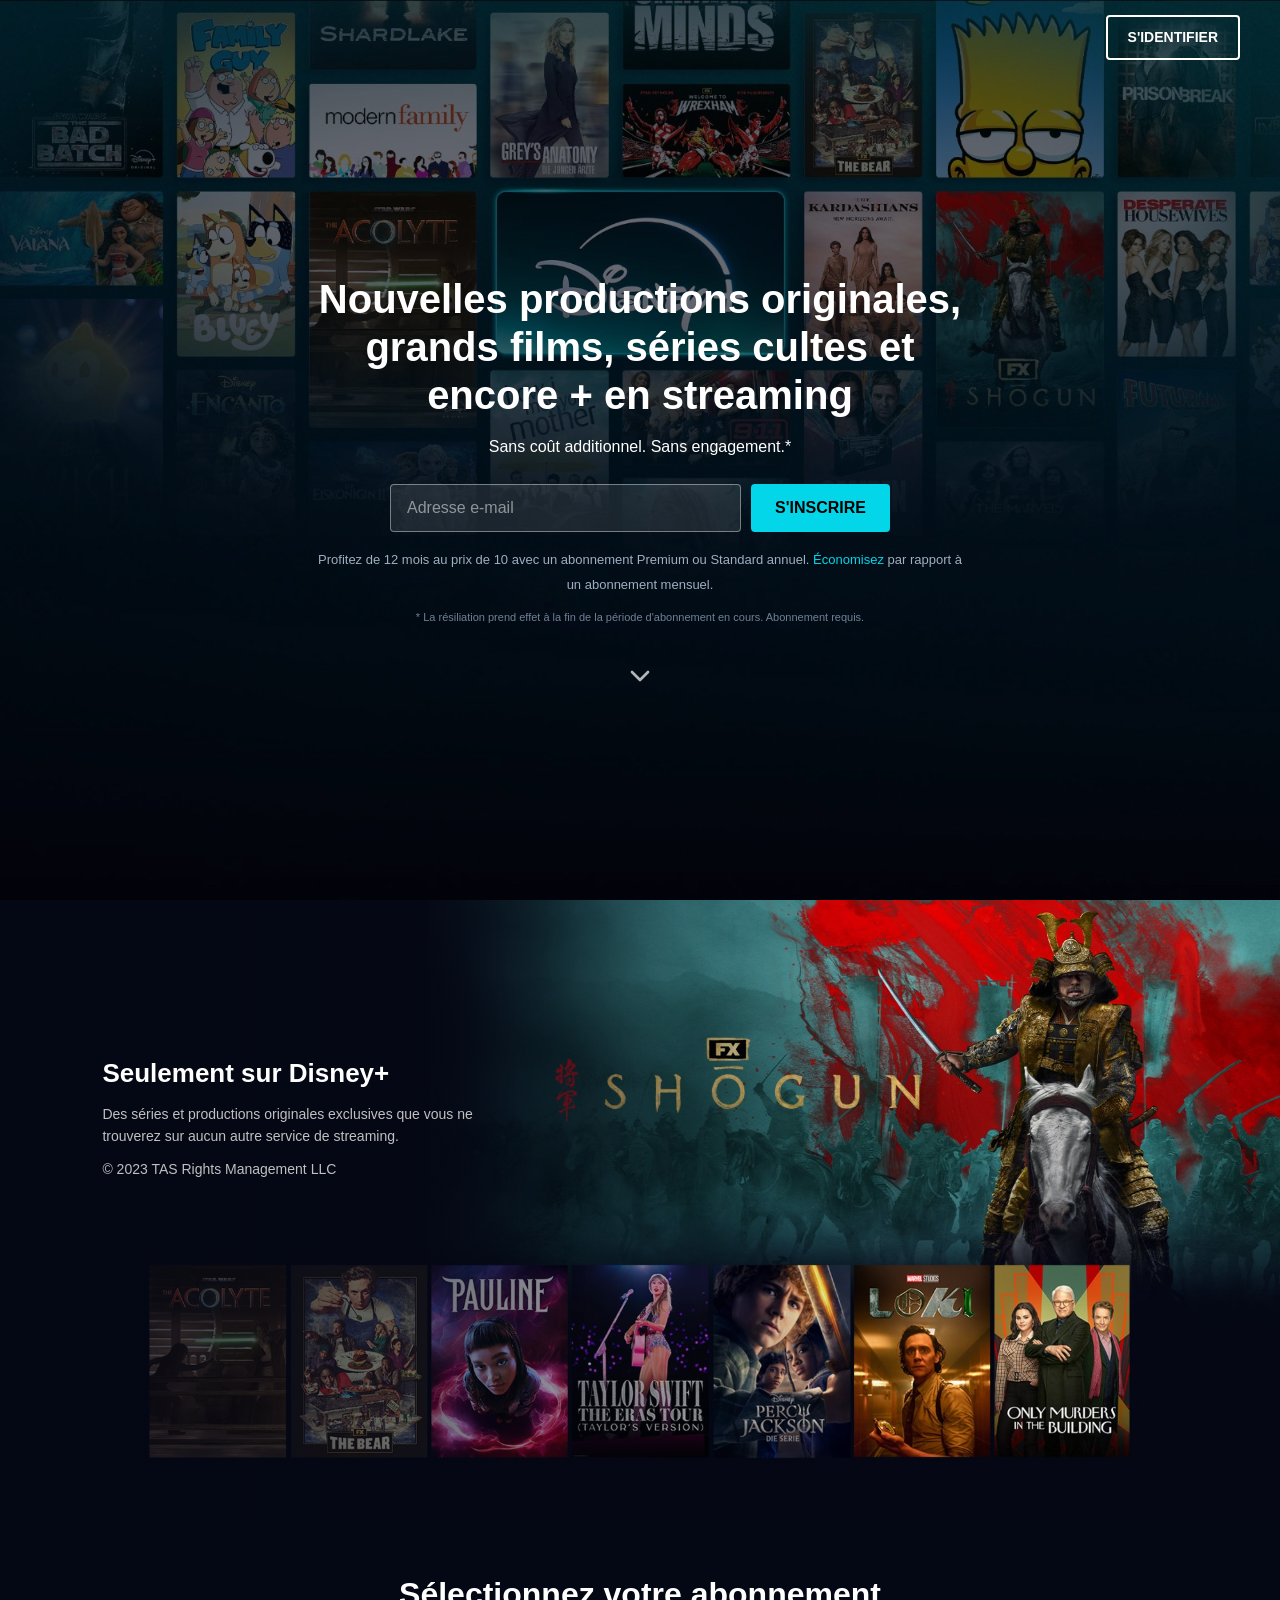
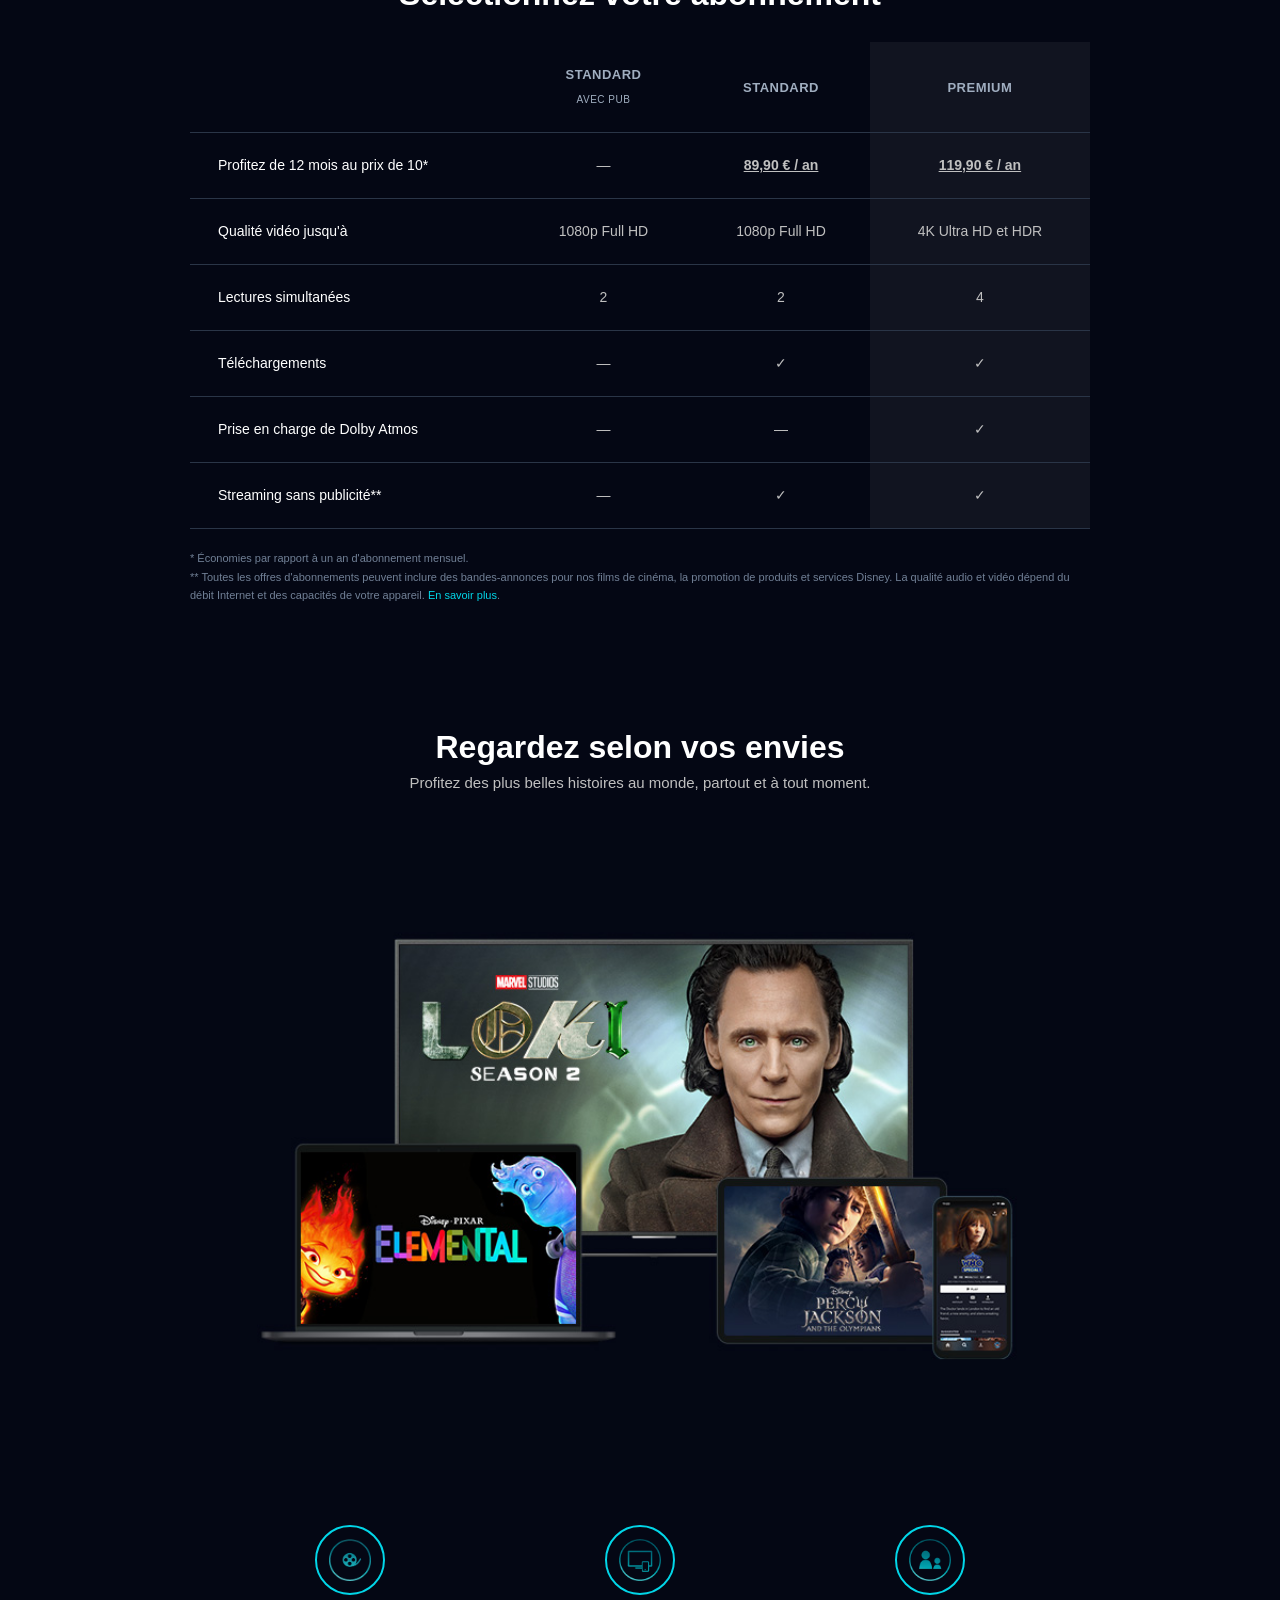
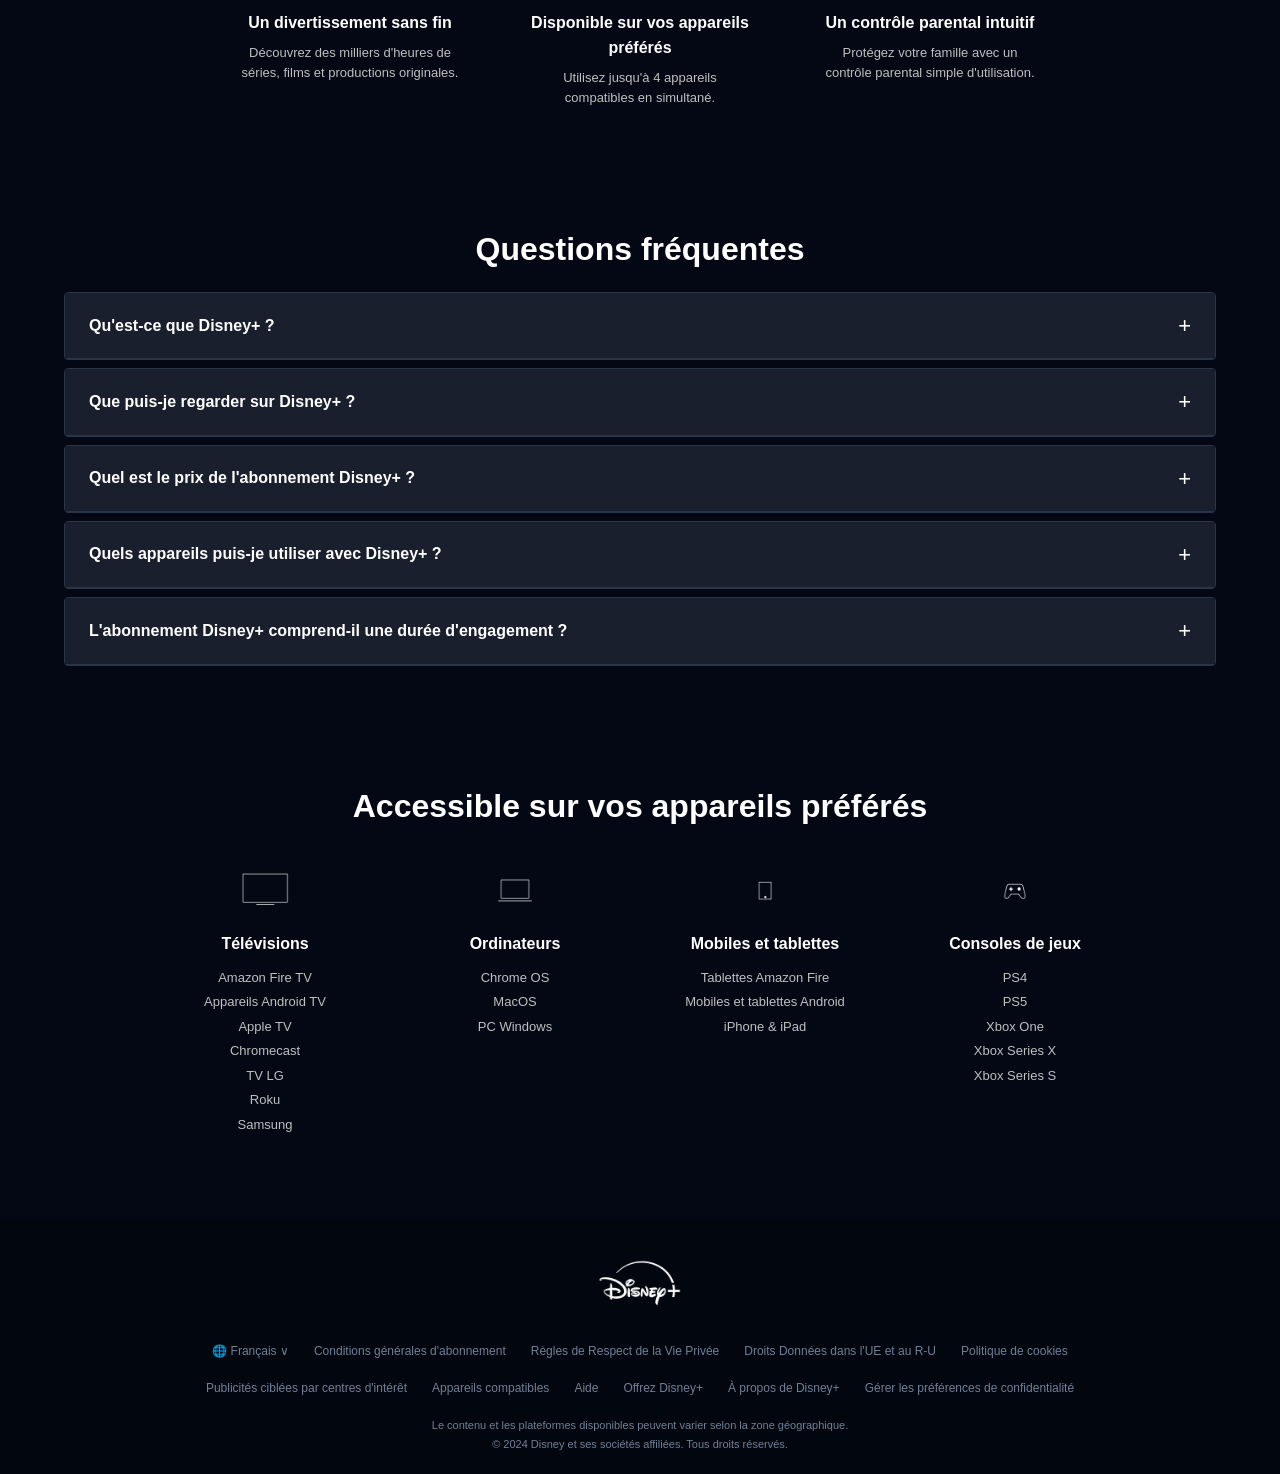
<file: index.html>
<!DOCTYPE html>
<html lang="fr">

<head>
  <meta charset="UTF-8">
  <meta name="viewport" content="width=device-width, initial-scale=1.0">
  <title>Disney+ | Streaming de films et séries</title>

  <!-- normalize.css -->
  <link rel="stylesheet" href="css/normalize.css">

  <!-- CSS global (toujours chargé) -->
  <link rel="stylesheet" href="css/style.css">

  <!-- CSS desktop (écrans >= 1024px) -->
  <link rel="stylesheet" href="css/desktop.css" media="(min-width: 1024px)">

  <!-- CSS tablette (entre 600px et 1023px) -->
  <link rel="stylesheet" href="css/tablet.css" media="(min-width: 600px) and (max-width: 1023px)">

  <!-- CSS mobile (écrans <= 599px) -->
  <link rel="stylesheet" href="css/mobile.css" media="(max-width: 599px)">
</head>

<body>

  <!-- ============================== header ============================== -->
  <header class="header">
    <a href="#" class="bouton-identifier">S'IDENTIFIER</a>
  </header>


  <!-- ============================== hero ============================== -->
  <section class="hero">

    <div class="hero-contenu">

      <h1>Nouvelles productions originales, grands films, séries cultes et encore + en streaming</h1>

      <p class="hero-sous-titre">Sans coût additionnel. Sans engagement.*</p>

      <div class="hero-formulaire">
        <input type="email" placeholder="Adresse e-mail" id="champ-email">
        <button onclick="inscrire()" class="bouton-inscrire">S'INSCRIRE</button>
      </div>

      <p class="hero-promo">
        Profitez de 12 mois au prix de 10 avec un abonnement Premium ou Standard annuel.
        <a href="#">Économisez</a> par rapport à un abonnement mensuel.
      </p>

      <p class="hero-note">
        * La résiliation prend effet à la fin de la période d'abonnement en cours. Abonnement requis.
      </p>

    </div>

    <div class="hero-fleche" onclick="allerSection()">
      <svg width="32" height="32" viewBox="0 0 24 24" fill="none" xmlns="http://www.w3.org/2000/svg">
        <path d="M6 9L12 15L18 9" stroke="white" stroke-width="2" stroke-linecap="round" stroke-linejoin="round"/>
      </svg>
    </div>

  </section>


  <!-- ============================== shogun ============================== -->
  <section class="section-shogun">

    <img src="img/shogun-background.jpeg" alt="Shogun - FX" class="shogun-image">

    <div class="shogun-texte">
      <h2>Seulement sur Disney+</h2>
      <p>Des séries et productions originales exclusives que vous ne trouverez sur aucun autre service de streaming.</p>
      <p class="copyright">© 2023 TAS Rights Management LLC</p>
    </div>

  </section>


  <!-- ============================== section 3 ============================== -->
  <section class="section-abonnements">

    <h2>Sélectionnez votre abonnement</h2>

    <table class="tableau-abonnements">
      <thead>
        <tr>
          <th></th>
          <th>STANDARD<br><span class="sous-titre-plan">AVEC PUB</span></th>
          <th>STANDARD</th>
          <th class="colonne-premium">PREMIUM</th>
        </tr>
      </thead>
      <tbody>
        <tr>
          <td>Profitez de 12 mois au prix de 10*</td>
          <td class="tiret">—</td>
          <td class="prix">89,90 € / an</td>
          <td class="prix colonne-premium">119,90 € / an</td>
        </tr>
        <tr>
          <td>Qualité vidéo jusqu'à</td>
          <td>1080p Full HD</td>
          <td>1080p Full HD</td>
          <td class="colonne-premium">4K Ultra HD et HDR</td>
        </tr>
        <tr>
          <td>Lectures simultanées</td>
          <td>2</td>
          <td>2</td>
          <td class="colonne-premium">4</td>
        </tr>
        <tr>
          <td>Téléchargements</td>
          <td class="tiret">—</td>
          <td class="coche">✓</td>
          <td class="coche colonne-premium">✓</td>
        </tr>
        <tr>
          <td>Prise en charge de Dolby Atmos</td>
          <td class="tiret">—</td>
          <td class="tiret">—</td>
          <td class="coche colonne-premium">✓</td>
        </tr>
        <tr>
          <td>Streaming sans publicité**</td>
          <td class="tiret">—</td>
          <td class="coche">✓</td>
          <td class="coche colonne-premium">✓</td>
        </tr>
      </tbody>
    </table>

    <div class="notes-tableau">
      <p>* Économies par rapport à un an d'abonnement mensuel.</p>
      <p>** Toutes les offres d'abonnements peuvent inclure des bandes-annonces pour nos films de cinéma,
        la promotion de produits et services Disney. La qualité audio et vidéo dépend du débit Internet
        et des capacités de votre appareil. <a href="#">En savoir plus</a>.</p>
    </div>

  </section>


  <!-- ============================== section 4 ============================== -->
  <section class="section-appareils">

    <h2>Regardez selon vos envies</h2>
    <p class="sous-titre-section">Profitez des plus belles histoires au monde, partout et à tout moment.</p>

    <img src="img/appareils-mockup.jpeg" alt="Disney+ sur tous vos appareils" class="image-appareils">

    <div class="avantages">

      <div class="avantage-item">
        <div class="avantage-icone">
          <img src="img/icone-divertissement.png" alt="Divertissement">
        </div>
        <h3>Un divertissement sans fin</h3>
        <p>Découvrez des milliers d'heures de séries, films et productions originales.</p>
      </div>

      <div class="avantage-item">
        <div class="avantage-icone">
          <img src="img/icone-appareils.png" alt="Appareils compatibles">
        </div>
        <h3>Disponible sur vos appareils préférés</h3>
        <p>Utilisez jusqu'à 4 appareils compatibles en simultané.</p>
      </div>

      <div class="avantage-item">
        <div class="avantage-icone">
          <img src="img/icone-parental.png" alt="Contrôle parental">
        </div>
        <h3>Un contrôle parental intuitif</h3>
        <p>Protégez votre famille avec un contrôle parental simple d'utilisation.</p>
      </div>

    </div>

  </section>


  <!-- ============================== section 5 ============================== -->
  <section class="section-faq">

    <h2>Questions fréquentes</h2>

    <div class="faq-item">
      <button class="faq-question" onclick="ouvrirFaq(this)">
        Qu'est-ce que Disney+ ?
        <span class="faq-signe">+</span>
      </button>
      <div class="faq-reponse">
        <p>Disney+ est la destination des univers Disney, Pixar, Marvel, Star Wars, National Geographic, Star et encore +.</p>
      </div>
    </div>

    <div class="faq-item">
      <button class="faq-question" onclick="ouvrirFaq(this)">
        Que puis-je regarder sur Disney+ ?
        <span class="faq-signe">+</span>
      </button>
      <div class="faq-reponse">
        <p>Disney+ vous offre une collection d'histoires qui ne cesse de s'agrandir :</p>
        <ul>
          <li>Des séries et des films originaux exclusifs</li>
          <li>Des classiques intemporels réalisés par Walt Disney Animation Studios</li>
          <li>Toute la saga Star Wars et l'univers cinématographique Marvel</li>
          <li>Des documentaires National Geographic et bien plus encore</li>
        </ul>
      </div>
    </div>

    <div class="faq-item">
      <button class="faq-question" onclick="ouvrirFaq(this)">
        Quel est le prix de l'abonnement Disney+ ?
        <span class="faq-signe">+</span>
      </button>
      <div class="faq-reponse">
        <ul>
          <li><strong>Premium</strong> : 11,99 €/mois ou 119,90 €/an — 4K, 4 écrans, Dolby Atmos, sans pub</li>
          <li><strong>Standard</strong> : 8,99 €/mois ou 89,90 €/an — 1080p, 2 écrans, sans pub</li>
          <li><strong>Standard avec pub</strong> : 5,99 €/mois — 1080p, 2 écrans</li>
        </ul>
      </div>
    </div>

    <div class="faq-item">
      <button class="faq-question" onclick="ouvrirFaq(this)">
        Quels appareils puis-je utiliser avec Disney+ ?
        <span class="faq-signe">+</span>
      </button>
      <div class="faq-reponse">
        <p>Disney+ est accessible sur mobiles, navigateurs Web, consoles de jeux, décodeurs TV et TV connectées.
          Cliquez <a href="#">ici</a> pour retrouver la liste complète des appareils compatibles.</p>
      </div>
    </div>

    <div class="faq-item">
      <button class="faq-question" onclick="ouvrirFaq(this)">
        L'abonnement Disney+ comprend-il une durée d'engagement ?
        <span class="faq-signe">+</span>
      </button>
      <div class="faq-reponse">
        <p>Disney+ est sans engagement. Pour vous désabonner :</p>
        <ol>
          <li>Identifiez-vous sur www.DisneyPlus.com</li>
          <li>Sélectionnez votre profil</li>
          <li>Sélectionnez Compte</li>
          <li>Sélectionnez votre abonnement</li>
          <li>Sélectionnez Résilier l'abonnement</li>
          <li>Sélectionnez Continuer pour résilier</li>
        </ol>
      </div>
    </div>

  </section>


  <!-- ============================== section 6 ============================== -->
  <section class="section-compatibles">

    <h2>Accessible sur vos appareils préférés</h2>

    <div class="grille-appareils">

      <div class="appareil-item">
        <img src="img/logo-television.png" alt="Télévisions">
        <h3>Télévisions</h3>
        <ul>
          <li>Amazon Fire TV</li>
          <li>Appareils Android TV</li>
          <li>Apple TV</li>
          <li>Chromecast</li>
          <li>TV LG</li>
          <li>Roku</li>
          <li>Samsung</li>
        </ul>
      </div>

      <div class="appareil-item">
        <img src="img/logo-ordinateur.png" alt="Ordinateurs">
        <h3>Ordinateurs</h3>
        <ul>
          <li>Chrome OS</li>
          <li>MacOS</li>
          <li>PC Windows</li>
        </ul>
      </div>

      <div class="appareil-item">
        <img src="img/logo-tablette.png" alt="Mobiles et tablettes">
        <h3>Mobiles et tablettes</h3>
        <ul>
          <li>Tablettes Amazon Fire</li>
          <li>Mobiles et tablettes Android</li>
          <li>iPhone &amp; iPad</li>
        </ul>
      </div>

      <div class="appareil-item">
        <img src="img/logo-manette.png" alt="Consoles de jeux">
        <h3>Consoles de jeux</h3>
        <ul>
          <li>PS4</li>
          <li>PS5</li>
          <li>Xbox One</li>
          <li>Xbox Series X</li>
          <li>Xbox Series S</li>
        </ul>
      </div>

    </div>

  </section>


  <!-- ============================== footer ============================== -->
  <footer class="footer">

    <img src="img/logo-disney-plus.png" alt="Disney+" class="footer-logo">

    <div class="footer-liens">
      <!-- Ce lien déclenche le switch de langue via JavaScript -->
      <a href="#" onclick="changerLangue(); return false;" class="lien-langue">🌐 Français ∨</a>
      <a href="#">Conditions générales d'abonnement</a>
      <a href="#">Règles de Respect de la Vie Privée</a>
      <a href="#">Droits Données dans l'UE et au R-U</a>
      <a href="#">Politique de cookies</a>
    </div>

    <div class="footer-liens">
      <a href="#">Publicités ciblées par centres d'intérêt</a>
      <a href="#">Appareils compatibles</a>
      <a href="#">Aide</a>
      <a href="#">Offrez Disney+</a>
      <a href="#">À propos de Disney+</a>
      <a href="#">Gérer les préférences de confidentialité</a>
    </div>

    <p class="footer-legal">
      Le contenu et les plateformes disponibles peuvent varier selon la zone géographique.<br>
      © 2024 Disney et ses sociétés affiliées. Tous droits réservés.
    </p>

  </footer>


  <!-- JavaScript -->
  <script src="js/script.js"></script>

</body>
</html>
</file>
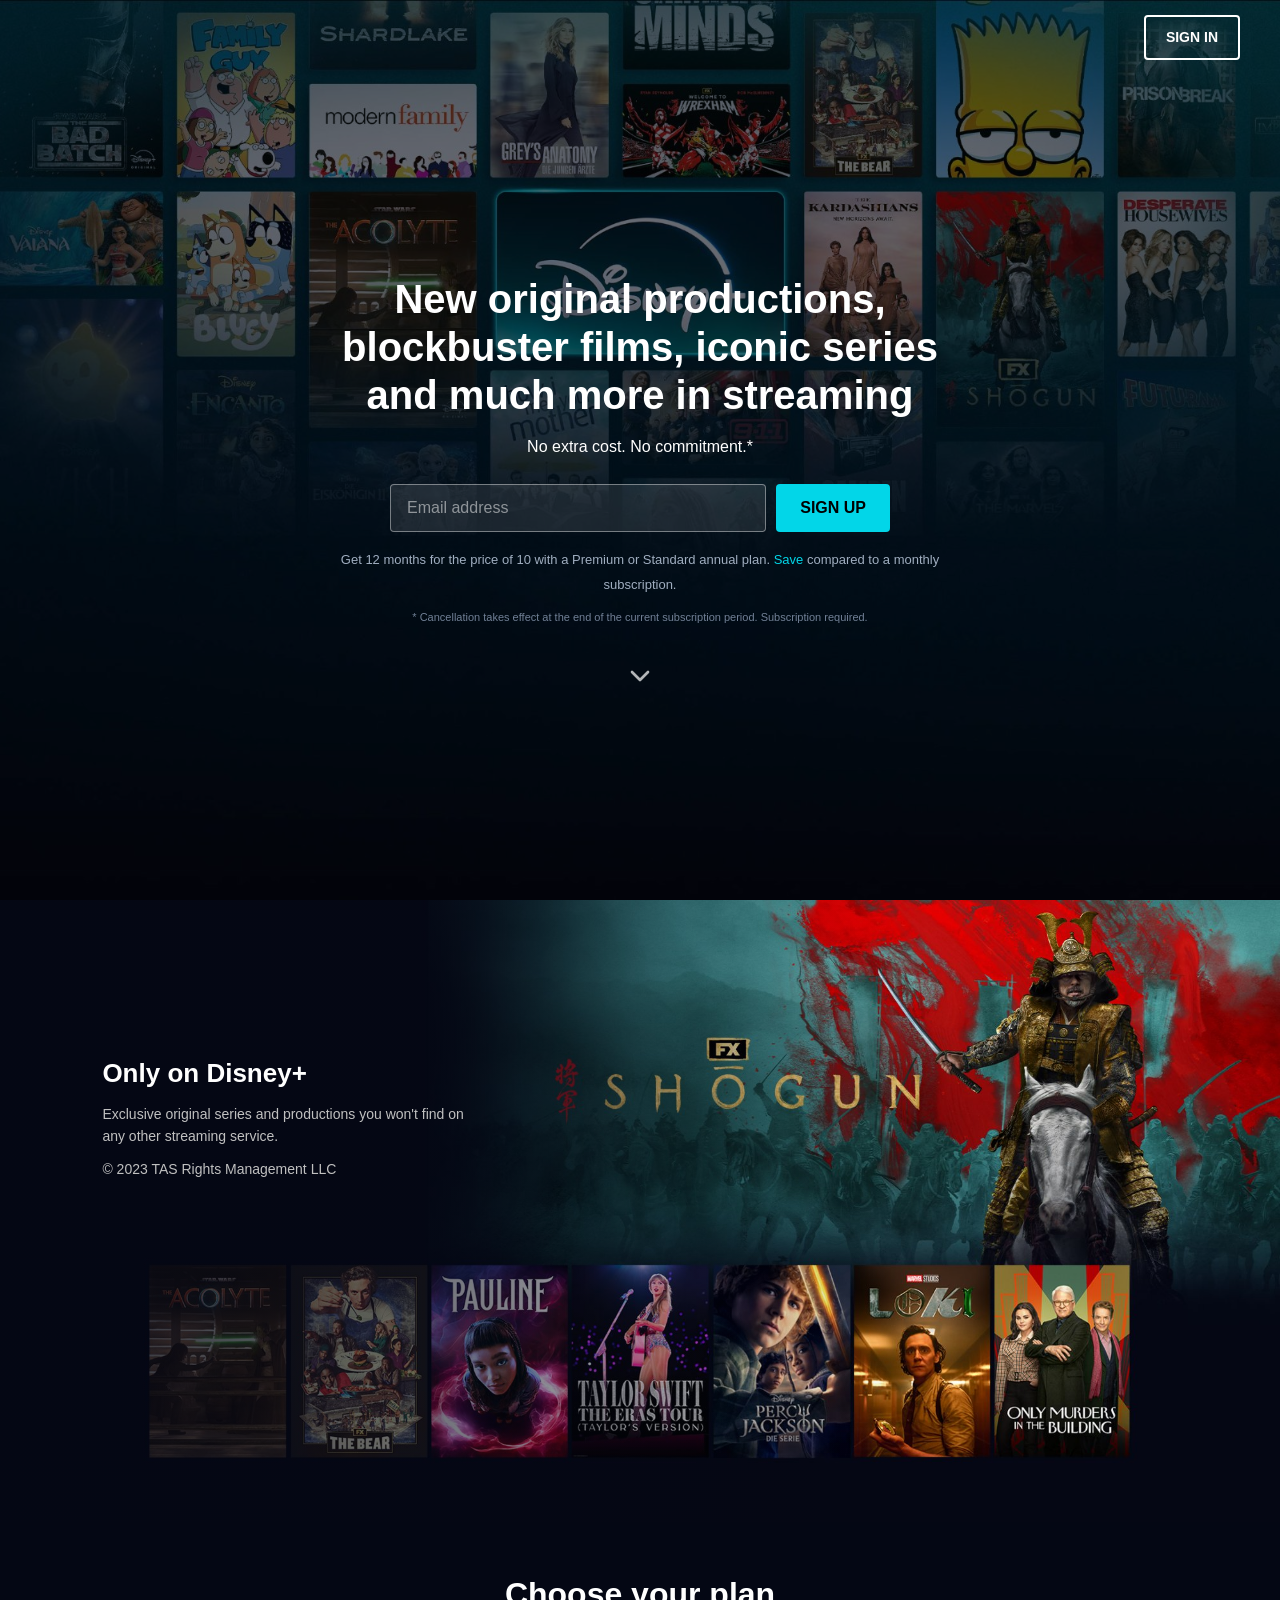
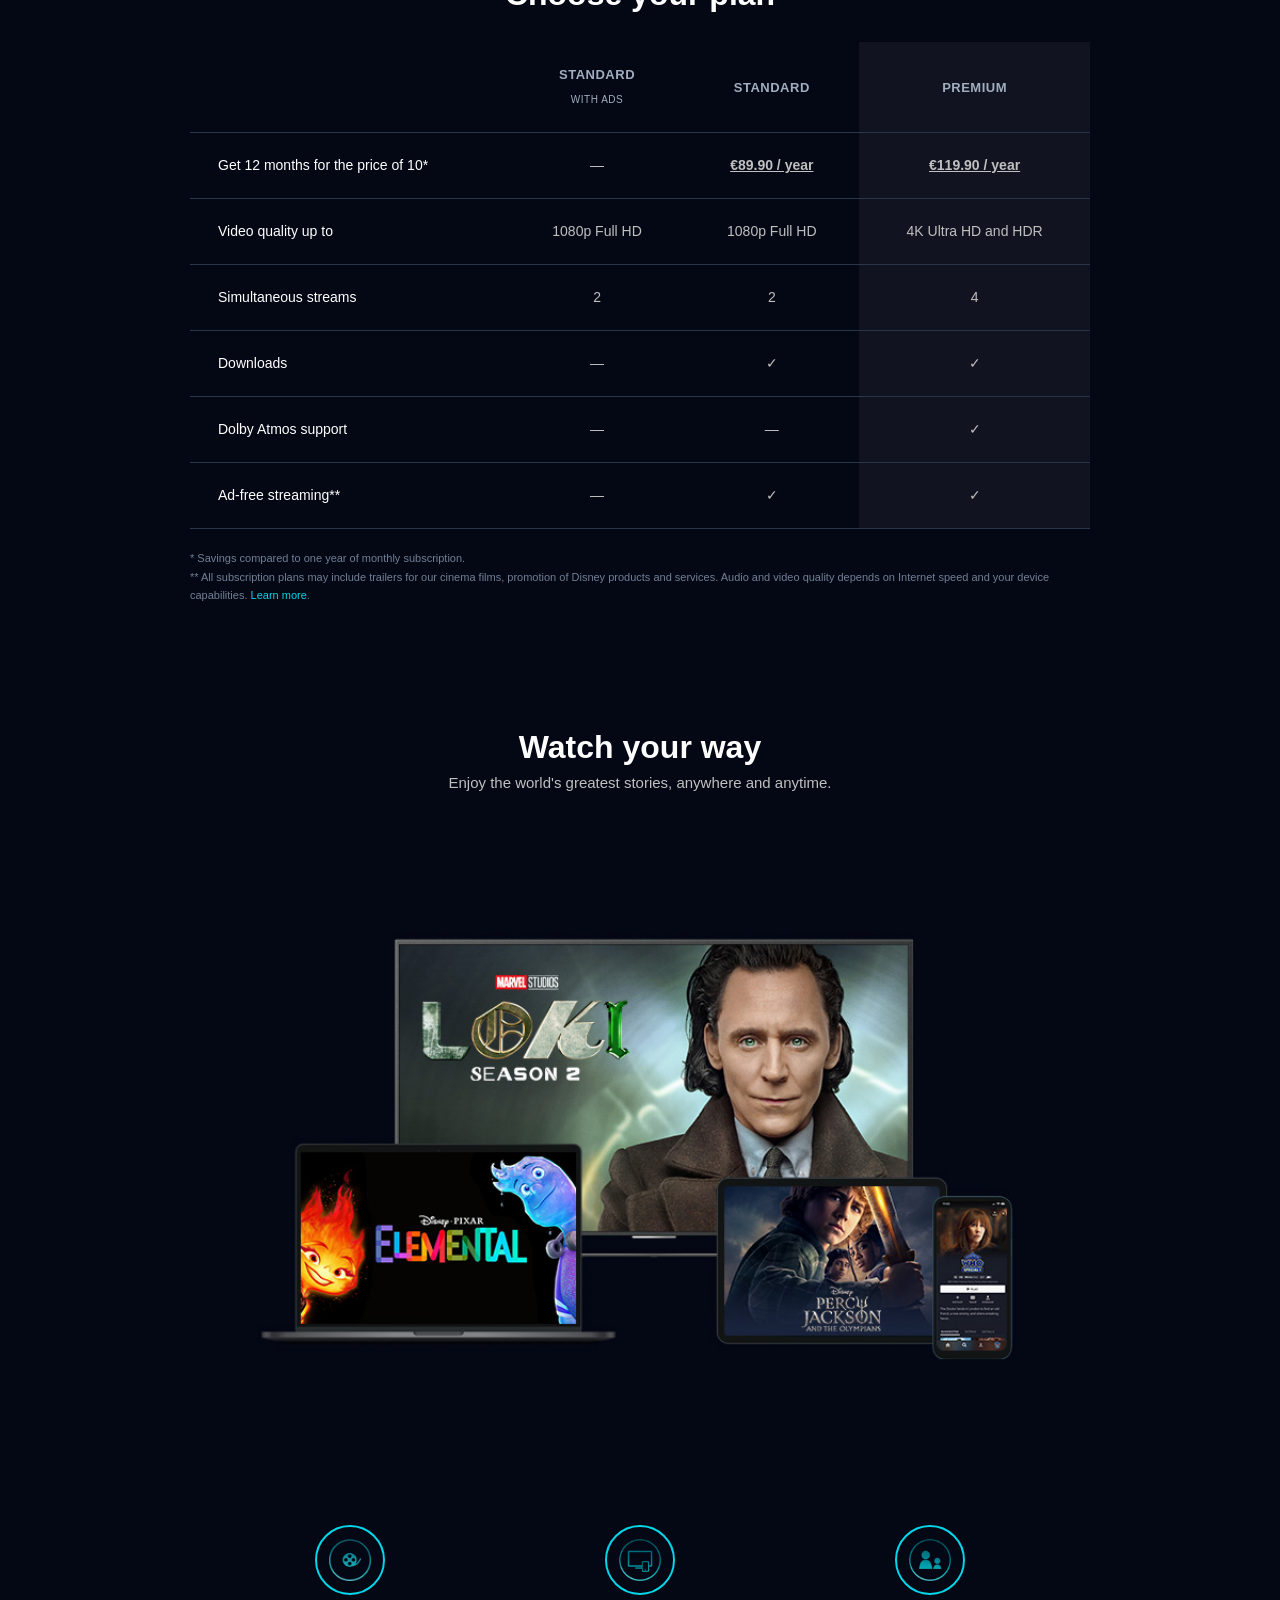
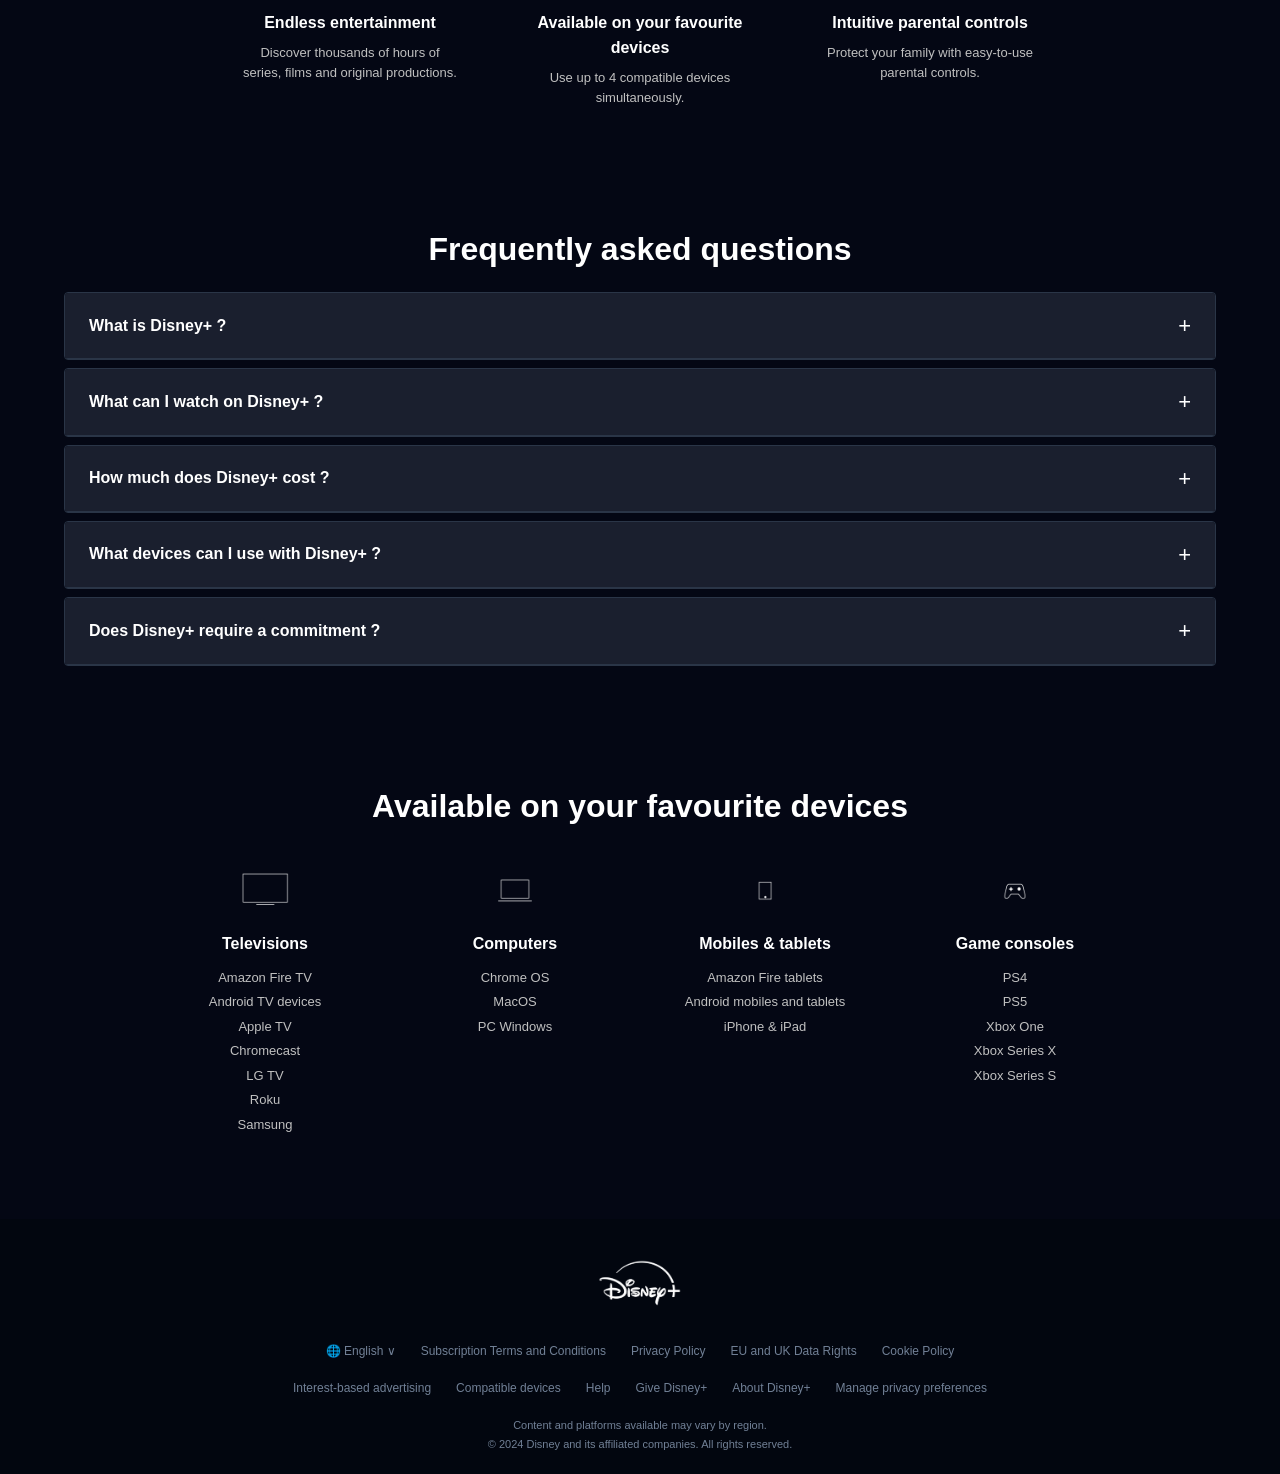
<file: index-en.html>
<!doctype html>
<html lang="en">
  <head>
    <meta charset="UTF-8" />
    <meta name="viewport" content="width=device-width, initial-scale=1.0" />
    <title>Disney+ | Stream Movies and Series</title>

    <!-- normalize.css -->
    <link rel="stylesheet" href="css/normalize.css" />

    <!-- Global CSS (always loaded) -->
    <link rel="stylesheet" href="css/style.css" />

    <!-- Desktop CSS (screens >= 1024px) -->
    <link rel="stylesheet" href="css/desktop.css" media="(min-width: 1024px)" />

    <!-- Tablet CSS (between 600px and 1023px) -->
    <link
      rel="stylesheet"
      href="css/tablet.css"
      media="(min-width: 600px) and (max-width: 1023px)"
    />

    <!-- Mobile CSS (screens <= 599px) -->
    <link rel="stylesheet" href="css/mobile.css" media="(max-width: 599px)" />
  </head>

  <body>
    <!-- ============================== header ============================== -->
    <header class="header">
      <a href="#" class="bouton-identifier">SIGN IN</a>
    </header>

    <!-- ============================== hero ============================== -->
    <section class="hero">
      <div class="hero-contenu">
        <h1>
          New original productions, blockbuster films, iconic series and much
          more in streaming
        </h1>

        <p class="hero-sous-titre">No extra cost. No commitment.*</p>

        <div class="hero-formulaire">
          <input type="email" placeholder="Email address" id="champ-email" />
          <button onclick="inscrire()" class="bouton-inscrire">SIGN UP</button>
        </div>

        <p class="hero-promo">
          Get 12 months for the price of 10 with a Premium or Standard annual
          plan.
          <a href="#">Save</a> compared to a monthly subscription.
        </p>

        <p class="hero-note">
          * Cancellation takes effect at the end of the current subscription
          period. Subscription required.
        </p>
      </div>

      <div class="hero-fleche" onclick="allerSection()">
        <svg
          width="32"
          height="32"
          viewBox="0 0 24 24"
          fill="none"
          xmlns="http://www.w3.org/2000/svg"
        >
          <path
            d="M6 9L12 15L18 9"
            stroke="white"
            stroke-width="2"
            stroke-linecap="round"
            stroke-linejoin="round"
          />
        </svg>
      </div>
    </section>

    <!-- ============================== shogun ============================== -->
    <section class="section-shogun">
      <img
        src="img/shogun-background.jpeg"
        alt="Shogun - FX"
        class="shogun-image"
      />

      <div class="shogun-texte">
        <h2>Only on Disney+</h2>
        <p>
          Exclusive original series and productions you won't find on any other
          streaming service.
        </p>
        <p class="copyright">© 2023 TAS Rights Management LLC</p>
      </div>
    </section>

    <!-- ============================== section 3 ============================== -->
    <section class="section-abonnements">
      <h2>Choose your plan</h2>

      <table class="tableau-abonnements">
        <thead>
          <tr>
            <th></th>
            <th>STANDARD<br /><span class="sous-titre-plan">WITH ADS</span></th>
            <th>STANDARD</th>
            <th class="colonne-premium">PREMIUM</th>
          </tr>
        </thead>
        <tbody>
          <tr>
            <td>Get 12 months for the price of 10*</td>
            <td class="tiret">—</td>
            <td class="prix">€89.90 / year</td>
            <td class="prix colonne-premium">€119.90 / year</td>
          </tr>
          <tr>
            <td>Video quality up to</td>
            <td>1080p Full HD</td>
            <td>1080p Full HD</td>
            <td class="colonne-premium">4K Ultra HD and HDR</td>
          </tr>
          <tr>
            <td>Simultaneous streams</td>
            <td>2</td>
            <td>2</td>
            <td class="colonne-premium">4</td>
          </tr>
          <tr>
            <td>Downloads</td>
            <td class="tiret">—</td>
            <td class="coche">✓</td>
            <td class="coche colonne-premium">✓</td>
          </tr>
          <tr>
            <td>Dolby Atmos support</td>
            <td class="tiret">—</td>
            <td class="tiret">—</td>
            <td class="coche colonne-premium">✓</td>
          </tr>
          <tr>
            <td>Ad-free streaming**</td>
            <td class="tiret">—</td>
            <td class="coche">✓</td>
            <td class="coche colonne-premium">✓</td>
          </tr>
        </tbody>
      </table>

      <div class="notes-tableau">
        <p>* Savings compared to one year of monthly subscription.</p>
        <p>
          ** All subscription plans may include trailers for our cinema films,
          promotion of Disney products and services. Audio and video quality
          depends on Internet speed and your device capabilities.
          <a href="#">Learn more</a>.
        </p>
      </div>
    </section>

    <!-- ============================== section 4 ============================== -->
    <section class="section-appareils">
      <h2>Watch your way</h2>
      <p class="sous-titre-section">
        Enjoy the world's greatest stories, anywhere and anytime.
      </p>

      <img
        src="img/appareils-mockup.jpeg"
        alt="Disney+ on all your devices"
        class="image-appareils"
      />

      <div class="avantages">
        <div class="avantage-item">
          <div class="avantage-icone">
            <img src="img/icone-divertissement.png" alt="Entertainment" />
          </div>
          <h3>Endless entertainment</h3>
          <p>
            Discover thousands of hours of series, films and original
            productions.
          </p>
        </div>

        <div class="avantage-item">
          <div class="avantage-icone">
            <img src="img/icone-appareils.png" alt="Compatible devices" />
          </div>
          <h3>Available on your favourite devices</h3>
          <p>Use up to 4 compatible devices simultaneously.</p>
        </div>

        <div class="avantage-item">
          <div class="avantage-icone">
            <img src="img/icone-parental.png" alt="Parental control" />
          </div>
          <h3>Intuitive parental controls</h3>
          <p>Protect your family with easy-to-use parental controls.</p>
        </div>
      </div>
    </section>

    <!-- ============================== section 5 ============================== -->
    <section class="section-faq">
      <h2>Frequently asked questions</h2>

      <div class="faq-item">
        <button class="faq-question" onclick="ouvrirFaq(this)">
          What is Disney+ ?
          <span class="faq-signe">+</span>
        </button>
        <div class="faq-reponse">
          <p>
            Disney+ is the home of Disney, Pixar, Marvel, Star Wars, National
            Geographic, Star and more.
          </p>
        </div>
      </div>

      <div class="faq-item">
        <button class="faq-question" onclick="ouvrirFaq(this)">
          What can I watch on Disney+ ?
          <span class="faq-signe">+</span>
        </button>
        <div class="faq-reponse">
          <p>Disney+ offers a constantly growing collection of stories:</p>
          <ul>
            <li>Exclusive original series and films</li>
            <li>Timeless classics from Walt Disney Animation Studios</li>
            <li>The entire Star Wars saga and the Marvel Cinematic Universe</li>
            <li>National Geographic documentaries and much more</li>
          </ul>
        </div>
      </div>

      <div class="faq-item">
        <button class="faq-question" onclick="ouvrirFaq(this)">
          How much does Disney+ cost ?
          <span class="faq-signe">+</span>
        </button>
        <div class="faq-reponse">
          <ul>
            <li>
              <strong>Premium</strong>: €11.99/month or €119.90/year — 4K, 4
              screens, Dolby Atmos, no ads
            </li>
            <li>
              <strong>Standard</strong>: €8.99/month or €89.90/year — 1080p, 2
              screens, no ads
            </li>
            <li>
              <strong>Standard with ads</strong>: €5.99/month — 1080p, 2 screens
            </li>
          </ul>
        </div>
      </div>

      <div class="faq-item">
        <button class="faq-question" onclick="ouvrirFaq(this)">
          What devices can I use with Disney+ ?
          <span class="faq-signe">+</span>
        </button>
        <div class="faq-reponse">
          <p>
            Disney+ is available on mobiles, web browsers, game consoles,
            set-top boxes and smart TVs. Click <a href="#">here</a> for the full
            list of compatible devices.
          </p>
        </div>
      </div>

      <div class="faq-item">
        <button class="faq-question" onclick="ouvrirFaq(this)">
          Does Disney+ require a commitment ?
          <span class="faq-signe">+</span>
        </button>
        <div class="faq-reponse">
          <p>Disney+ has no commitment. To cancel your subscription:</p>
          <ol>
            <li>Sign in to www.DisneyPlus.com</li>
            <li>Select your profile</li>
            <li>Select Account</li>
            <li>Select your subscription</li>
            <li>Select Cancel subscription</li>
            <li>Select Continue to cancel</li>
          </ol>
        </div>
      </div>
    </section>

    <!-- ============================== section 6 ============================== -->
    <section class="section-compatibles">
      <h2>Available on your favourite devices</h2>

      <div class="grille-appareils">
        <div class="appareil-item">
          <img src="img/logo-television.png" alt="Televisions" />
          <h3>Televisions</h3>
          <ul>
            <li>Amazon Fire TV</li>
            <li>Android TV devices</li>
            <li>Apple TV</li>
            <li>Chromecast</li>
            <li>LG TV</li>
            <li>Roku</li>
            <li>Samsung</li>
          </ul>
        </div>

        <div class="appareil-item">
          <img src="img/logo-ordinateur.png" alt="Computers" />
          <h3>Computers</h3>
          <ul>
            <li>Chrome OS</li>
            <li>MacOS</li>
            <li>PC Windows</li>
          </ul>
        </div>

        <div class="appareil-item">
          <img src="img/logo-tablette.png" alt="Mobiles and tablets" />
          <h3>Mobiles &amp; tablets</h3>
          <ul>
            <li>Amazon Fire tablets</li>
            <li>Android mobiles and tablets</li>
            <li>iPhone &amp; iPad</li>
          </ul>
        </div>

        <div class="appareil-item">
          <img src="img/logo-manette.png" alt="Game consoles" />
          <h3>Game consoles</h3>
          <ul>
            <li>PS4</li>
            <li>PS5</li>
            <li>Xbox One</li>
            <li>Xbox Series X</li>
            <li>Xbox Series S</li>
          </ul>
        </div>
      </div>
    </section>

    <!-- =============================  footer ============================== -->
    <footer class="footer">
      <img src="img/logo-disney-plus.png" alt="Disney+" class="footer-logo" />

      <div class="footer-liens">
        <!-- Ce lien déclenche le switch de langue via JavaScript -->
        <a
          href="#"
          onclick="
            changerLangue();
            return false;
          "
          class="lien-langue"
          >🌐 English ∨</a
        >
        <a href="#">Subscription Terms and Conditions</a>
        <a href="#">Privacy Policy</a>
        <a href="#">EU and UK Data Rights</a>
        <a href="#">Cookie Policy</a>
      </div>

      <div class="footer-liens">
        <a href="#">Interest-based advertising</a>
        <a href="#">Compatible devices</a>
        <a href="#">Help</a>
        <a href="#">Give Disney+</a>
        <a href="#">About Disney+</a>
        <a href="#">Manage privacy preferences</a>
      </div>

      <p class="footer-legal">
        Content and platforms available may vary by region.<br />
        © 2024 Disney and its affiliated companies. All rights reserved.
      </p>
    </footer>

    <!-- JavaScript -->
    <script src="js/script.js"></script>
  </body>
</html>
</file>
<file: css/style.css>
/* -------------------------------------
   style.css — Styles globaux
   Commun à toutes les tailles d'écran
--------------------------------------*/


/* --------------------------------------------
   preset
----------------------------------------------- */

* {
  margin: 0;
  padding: 0;
  box-sizing: border-box;
}

body {
  background-color: #040714;
  color: #c0c0c0;
  font-family: sans-serif;
  font-size: 18px;
  line-height: 25px;
}

h2 {
  color: #ffffff;
  font-size: 32px;
  font-weight: bold;
  text-align: center;
  margin-bottom: 10px;
}

h3 {
  color: #ffffff;
  font-size: 16px;
  font-weight: bold;
  margin-bottom: 8px;
}

a {
  color: #02D6E8;
  text-decoration: none;
}

a:hover {
  color: #10B5C5;
}


/* --------------------------------------------
   header
-------------------------------------------- */

.header {
  position: fixed;
  top: 0;
  left: 0;
  right: 0;
  display: flex;
  justify-content: flex-end;
  padding: 15px 40px;
  z-index: 100;
  background-color: transparent;
}

.bouton-identifier {
  color: #ffffff;
  background-color: transparent;
  border: 2px solid #ffffff;
  padding: 8px 20px;
  border-radius: 4px;
  font-size: 14px;
  font-weight: bold;
  text-transform: uppercase;
  text-decoration: none;
}

.bouton-identifier:hover {
  background-color: rgba(255, 255, 255, 0.15);
  color: #ffffff;
}


/* --------------------------------------------
   hero
-------------------------------------------- */

.hero {
  background-image: url("../img/hero-background.jpeg");
  background-size: cover;
  background-position: center;
  background-repeat: no-repeat;
  min-height: 100vh;
  display: flex;
  flex-direction: column;
  align-items: center;
  justify-content: center;
  text-align: center;
  padding: 120px 20px 80px;
  background-color: rgba(4, 7, 20, 0.6);
  background-blend-mode: multiply;
}

.hero-contenu {
  max-width: 650px;
  width: 100%;
}

.hero h1 {
  color: #ffffff;
  font-size: 32px;
  line-height: 1.2;
  margin-bottom: 15px;
}

.hero-sous-titre {
  color: #ffffff;
  font-size: 16px;
  margin-bottom: 25px;
}

.hero-formulaire {
  display: flex;
  gap: 10px;
  max-width: 500px;
  margin: 0 auto 15px auto;
}

.hero-formulaire input {
  flex: 1;
  padding: 14px 16px;
  background-color: rgba(255, 255, 255, 0.1);
  border: 1.5px solid rgba(255, 255, 255, 0.4);
  border-radius: 4px;
  color: #ffffff;
  font-size: 16px;
}

.hero-formulaire input::placeholder {
  color: rgba(255, 255, 255, 0.5);
}

.bouton-inscrire {
  background-color: #02D6E8;
  color: #000000;
  border: none;
  padding: 14px 24px;
  border-radius: 4px;
  font-size: 16px;
  font-weight: bold;
  cursor: pointer;
  white-space: nowrap;
}

.bouton-inscrire:hover {
  background-color: #10B5C5;
}

.hero-promo {
  font-size: 13px;
  color: #a0aec0;
  margin-bottom: 8px;
}

.hero-note {
  font-size: 11px;
  color: #718096;
}

.hero-fleche {
  margin-top: 30px;
  cursor: pointer;
  display: flex;
  justify-content: center;
  opacity: 0.7;
  animation: rebond 2s infinite;
}

.hero-fleche:hover {
  opacity: 1;
}

@keyframes rebond {
  0%, 100% { transform: translateY(0); }
  50%       { transform: translateY(8px); }
}


/* ----------------
   section shogun
------------------- */

.section-shogun {
  position: relative;
  line-height: 0;
}

.shogun-image {
  width: 100%;
  height: auto;
  display: block;
}

.section-shogun::before {
  content: "";
  position: absolute;
  top: 0; left: 0; right: 0; bottom: 0;
  background: linear-gradient(
    to right,
    rgba(4, 7, 20, 0.88) 0%,
    rgba(4, 7, 20, 0.5)  40%,
    rgba(4, 7, 20, 0.0)  70%
  );
}

.shogun-texte {
  position: absolute;
  bottom: 55%;
  left: 8%;
  z-index: 1;
  max-width: 380px;
  line-height: 1.5;
}

.shogun-texte h2 {
  text-align: left;
  font-size: 22px;
  margin-bottom: 10px;
}

.shogun-texte p {
  font-size: 14px;
  color: #c0c0c0;
  line-height: 1.6;
}

.copyright {
  font-size: 11px;
  color: #718096;
  margin-top: 10px;
}


/* ---------------------
   setion 3
----------------------- */

.section-abonnements {
  background-color: #040714;
  padding: 60px 5%;
  text-align: center;
}

.section-abonnements h2 {
  margin-bottom: 35px;
}

.tableau-abonnements {
  width: 100%;
  max-width: 900px;
  margin: 0 auto;
  border-collapse: collapse;
}

.tableau-abonnements th {
  padding: 15px 20px;
  color: #a0aec0;
  font-size: 13px;
  font-weight: bold;
  text-transform: uppercase;
  letter-spacing: 0.5px;
  border-bottom: 1px solid #2a3547;
}

.sous-titre-plan {
  font-size: 10px;
  font-weight: normal;
  display: block;
}

.tableau-abonnements td {
  padding: 18px 20px;
  font-size: 14px;
  color: #c0c0c0;
  border-bottom: 1px solid #2a3547;
  text-align: center;
}

.tableau-abonnements td:first-child {
  text-align: left;
  color: #ffffff;
  font-weight: 500;
}

.colonne-premium {
  background-color: rgba(255, 255, 255, 0.05);
}

.tiret {
  color: #4a5568;
}

.coche {
  color: #ffffff;
  font-size: 18px;
}

.prix {
  font-size: 17px;
  font-weight: bold;
  color: #ffffff;
  text-decoration: underline;
}

.notes-tableau {
  max-width: 900px;
  margin: 20px auto 0;
  text-align: left;
  font-size: 11px;
  color: #718096;
  line-height: 1.7;
}


/* ------------------------------------------
   section 4
---------------------------------------------- */

.section-appareils {
  background-color: #040714;
  padding: 70px 5%;
  text-align: center;
}

.section-appareils h2 {
  margin-bottom: 10px;
}

.sous-titre-section {
  font-size: 15px;
  color: #c0c0c0;
  margin-bottom: 35px;
}

.image-appareils {
  max-width: 800px;
  width: 100%;
  height: auto;
  display: block;
  margin: 0 auto 55px auto;
}

.avantages {
  display: flex;
  justify-content: center;
  gap: 50px;
  flex-wrap: wrap;
}

.avantage-item {
  max-width: 220px;
  text-align: center;
}

.avantage-icone {
  width: 70px;
  height: 70px;
  border-radius: 50%;
  border: 2px solid #02D6E8;
  display: flex;
  align-items: center;
  justify-content: center;
  margin: 0 auto 15px auto;
  padding: 12px;
}

.avantage-icone img {
  width: 100%;
  height: 100%;
  object-fit: contain;
}

.avantage-item p {
  font-size: 13px;
  color: #c0c0c0;
  line-height: 1.5;
}


/* ----------------------
   section 5
--------------------------*/

.section-faq {
  background-color: #040714;
  padding: 60px 5%;
}

.section-faq h2 {
  margin-bottom: 30px;
}

.faq-item {
  border: 1px solid #2a3547;
  border-radius: 4px;
  margin-bottom: 8px;
  overflow: hidden;
}

.faq-question {
  width: 100%;
  background-color: #1a1f2e;
  border: none;
  padding: 20px 24px;
  display: flex;
  justify-content: space-between;
  align-items: center;
  color: #ffffff;
  font-size: 16px;
  font-weight: 600;
  text-align: left;
  cursor: pointer;
}

.faq-question:hover {
  background-color: #232a3d;
}

.faq-signe {
  font-size: 22px;
  font-weight: 300;
  flex-shrink: 0;
  margin-left: 12px;
  transition: transform 0.3s;
}

.faq-reponse {
  background-color: #1a1f2e;
  border-top: 1px solid #2a3547;
  max-height: 0;
  overflow: hidden;
  transition: max-height 0.3s ease, padding 0.3s ease;
}

.faq-item.ouvert .faq-reponse {
  max-height: 500px;
  padding: 20px 24px;
}

.faq-item.ouvert .faq-signe {
  transform: rotate(45deg);
  display: inline-block;
}

.faq-reponse p,
.faq-reponse li {
  font-size: 14px;
  color: #c0c0c0;
  line-height: 1.7;
}

.faq-reponse ul,
.faq-reponse ol {
  padding-left: 20px;
  margin-top: 10px;
}

.faq-reponse li {
  margin-bottom: 6px;
}


/* --------------------------------------------
   section 6
---------------------------------------------- */

.section-compatibles {
  background-color: #040714;
  padding: 60px 5% 80px;
  text-align: center;
}

.section-compatibles h2 {
  margin-bottom: 50px;
}

.grille-appareils {
  display: grid;
  grid-template-columns: repeat(4, 1fr);
  gap: 30px;
  max-width: 960px;
  margin: 0 auto;
}

.appareil-item {
  text-align: center;
}

.appareil-item img {
  max-width: 80px;
  max-height: 60px;
  object-fit: contain;
  margin-bottom: 15px;
  filter: brightness(0) invert(1);
}

.appareil-item h3 {
  margin-bottom: 12px;
}

.appareil-item ul {
  list-style: none;
  padding: 0;
}

.appareil-item li {
  font-size: 13px;
  color: #c0c0c0;
  margin-bottom: 5px;
  line-height: 1.5;
}


/* --------------------------------------------
   footer
---------------------------------------------- */

.footer {
  background-color: #02060f;
  padding: 40px 5% 20px;
  text-align: center;
}

.footer-logo {
  height: 48px;
  width: auto;
  margin-bottom: 25px;
}

.footer-liens {
  display: flex;
  flex-wrap: wrap;
  justify-content: center;
  gap: 5px 18px;
  margin-bottom: 12px;
}

.footer-liens a {
  font-size: 12px;
  color: #718096;
}

.footer-liens a:hover {
  color: #ffffff;
}

/* Lien switch de langue dans le footer */
.lien-langue {
  color: #c0c0c0;        /* Même couleur que le texte général */
  font-size: 12px;
  cursor: pointer;
}

.lien-langue:hover {
  color: #ffffff;
}

.footer-legal {
  font-size: 11px;
  color: #718096;
  line-height: 1.7;
  margin-top: 15px;
}
</file>
<file: css/desktop.css>
/* ============================================
   desktop.css — Styles Desktop
   Appliqué pour les écrans >= 1024px
   Chargé via : <link media="(min-width: 1024px)">
============================================ */

/* Sur grand écran, le titre du héro est plus grand */
.hero h1 {
  font-size: 40px;
}

/* Le tableau des abonnements a plus d'espace */
.tableau-abonnements th,
.tableau-abonnements td {
  padding: 20px 28px;
}

/* Les avantages sont espacés davantage */
.avantages {
  gap: 70px;
}

/* La grille des appareils compatibles est bien répartie */
.grille-appareils {
  grid-template-columns: repeat(4, 1fr);
  gap: 40px;
}

/* Le texte Shogun est un peu plus grand */
.shogun-texte h2 {
  font-size: 26px;
}

/* Footer : liens sur une seule ligne si possible */
.footer-liens {
  gap: 5px 25px;
}
</file>
<file: css/tablet.css>
/* ============================================
   tablet.css — Styles Tablette
   Appliqué pour les écrans entre 600px et 1023px
============================================ */

/* Titre du héro légèrement réduit */
.hero h1 {
  font-size: 28px;
}

/* Formulaire reste côte à côte sur tablette */
.hero-formulaire {
  flex-direction: row;
}

/* Tableau des abonnements : espacement réduit */
.tableau-abonnements th,
.tableau-abonnements td {
  padding: 14px 14px;
  font-size: 13px;
}

/* Les avantages passent à 2 par ligne */
.avantages {
  gap: 30px;
}

.avantage-item {
  max-width: 200px;
}

/* Section Shogun : texte légèrement remonté */
.shogun-texte {
  bottom: 15%;
  left: 6%;
  max-width: 320px;
}

.shogun-texte h2 {
  font-size: 20px;
}

/* Grille des appareils : 2 colonnes */
.grille-appareils {
  grid-template-columns: repeat(2, 1fr);
  gap: 30px;
}

/* Footer : liens sur plusieurs lignes */
.footer-liens {
  gap: 5px 14px;
}
</file>
<file: css/mobile.css>
/* ============================================
   mobile.css — Styles Mobile
   Appliqué pour les écrans <= 599px
   Chargé via : <link media="(max-width: 599px)">
============================================ */

/* Header avec moins de padding */
.header {
  padding: 12px 16px;
}

.bouton-identifier {
  padding: 6px 14px;
  font-size: 12px;
}

/* Titre du héro plus petit sur mobile */
.hero h1 {
  font-size: 22px;
}

.hero-sous-titre {
  font-size: 14px;
}

/* Formulaire en colonne sur mobile */
.hero-formulaire {
  flex-direction: column;
  gap: 8px;
}

.bouton-inscrire {
  width: 100%;
  padding: 14px;
}

/* Section Shogun : texte plus compact */
.shogun-texte {
  bottom: 8%;
  left: 5%;
  max-width: 260px;
}

.shogun-texte h2 {
  font-size: 16px;
  margin-bottom: 6px;
}

.shogun-texte p {
  font-size: 12px;
}

/* Tableau des abonnements : très compact */
.tableau-abonnements th,
.tableau-abonnements td {
  padding: 10px 6px;
  font-size: 11px;
}

.prix {
  font-size: 13px;
}

/* Les avantages en colonne */
.avantages {
  flex-direction: column;
  align-items: center;
  gap: 25px;
}

/* Image appareils pleine largeur */
.image-appareils {
  margin-bottom: 35px;
}

/* Questions FAQ : texte plus petit */
.faq-question {
  font-size: 14px;
  padding: 16px 16px;
}

/* Grille des appareils compatibles : 2 colonnes */
.grille-appareils {
  grid-template-columns: repeat(2, 1fr);
  gap: 20px;
}

.appareil-item img {
  max-width: 55px;
  max-height: 45px;
}

/* Footer */
.footer {
  padding: 30px 4% 16px;
}

.footer-logo {
  height: 36px;
}

.footer-liens {
  gap: 5px 10px;
}

.footer-liens a {
  font-size: 11px;
}
</file>
